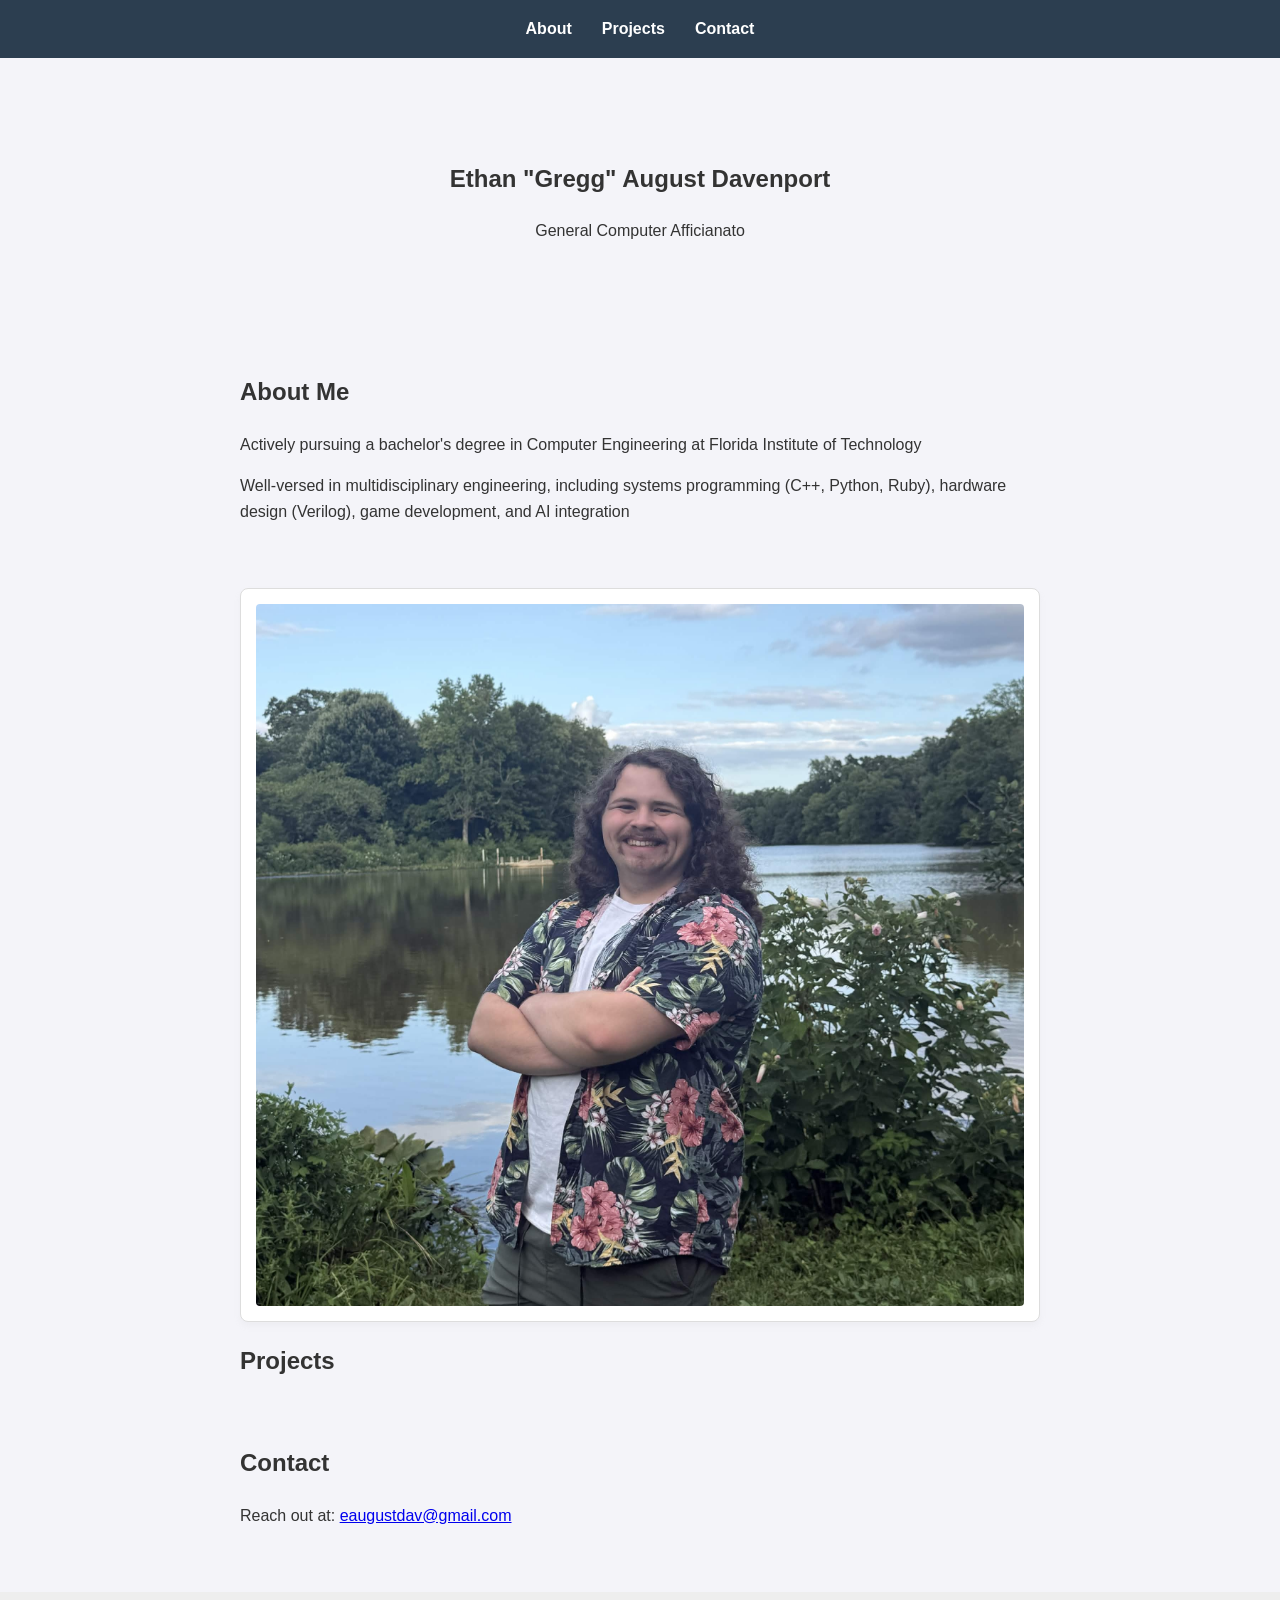
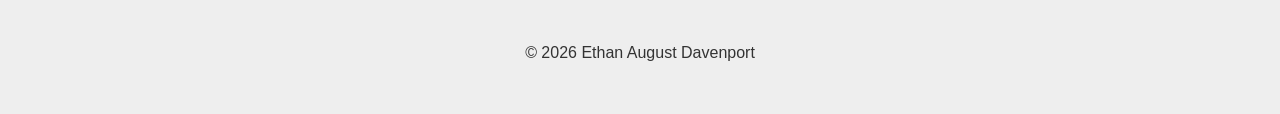
<file: index.html>
<!DOCTYPE html>
<html lang="en">

<head>
    <meta charset="UTF-8">
    <meta name="viewport" content="width=device-width, initial-scale=1.0">
    <title>Ethan August Davenport</title>
    <link rel="stylesheet" href="style.css">
</head>

<body>
    <header>
        <nav>
            <ul>
                <li><a href="#about">About</a></li>
                <li><a href="projects.html">Projects</a></li>
                <li><a href="#contact">Contact</a></li>
            </ul>
        </nav>
    </header>

    <main>
        <section id="hero">
            <h1>Ethan "Gregg" August Davenport</h1>
            <p>General Computer Afficianato</p>
        </section>

        <section id="about">
            <h2>About Me</h2>
            <p>Actively pursuing a bachelor's degree in Computer Engineering at Florida Institute of Technology</p>
            <p>Well-versed in multidisciplinary engineering, including systems programming (C++, Python, Ruby),
                hardware design (Verilog), game development, and AI integration</p>
        </section>
        <div class="gallery-grid">
            <a href="https://www.linkedin.com/in/ethan-davenport-12b978362/" style="text-decoration: none;">
                <div class="asset-card">
                    <img src="images/me.png" alt="Click to see my linkedin">
                </div>
            </a>
        </div>
        <a href="projects.html" style="text-decoration: none; color: inherit;">
            <section id="projects">
                <h2>Projects</h2>
            </section>
        </a>

        <section id="contact">
            <h2>Contact</h2>
            <p>Reach out at: <a href="mailto:eaugustdav@gmail.com">eaugustdav@gmail.com</a></p>
            </nav>
    </main>

    <footer>
        <p>&copy; 2026 Ethan August Davenport</p>
    </footer>
</body>

</html>
</file>
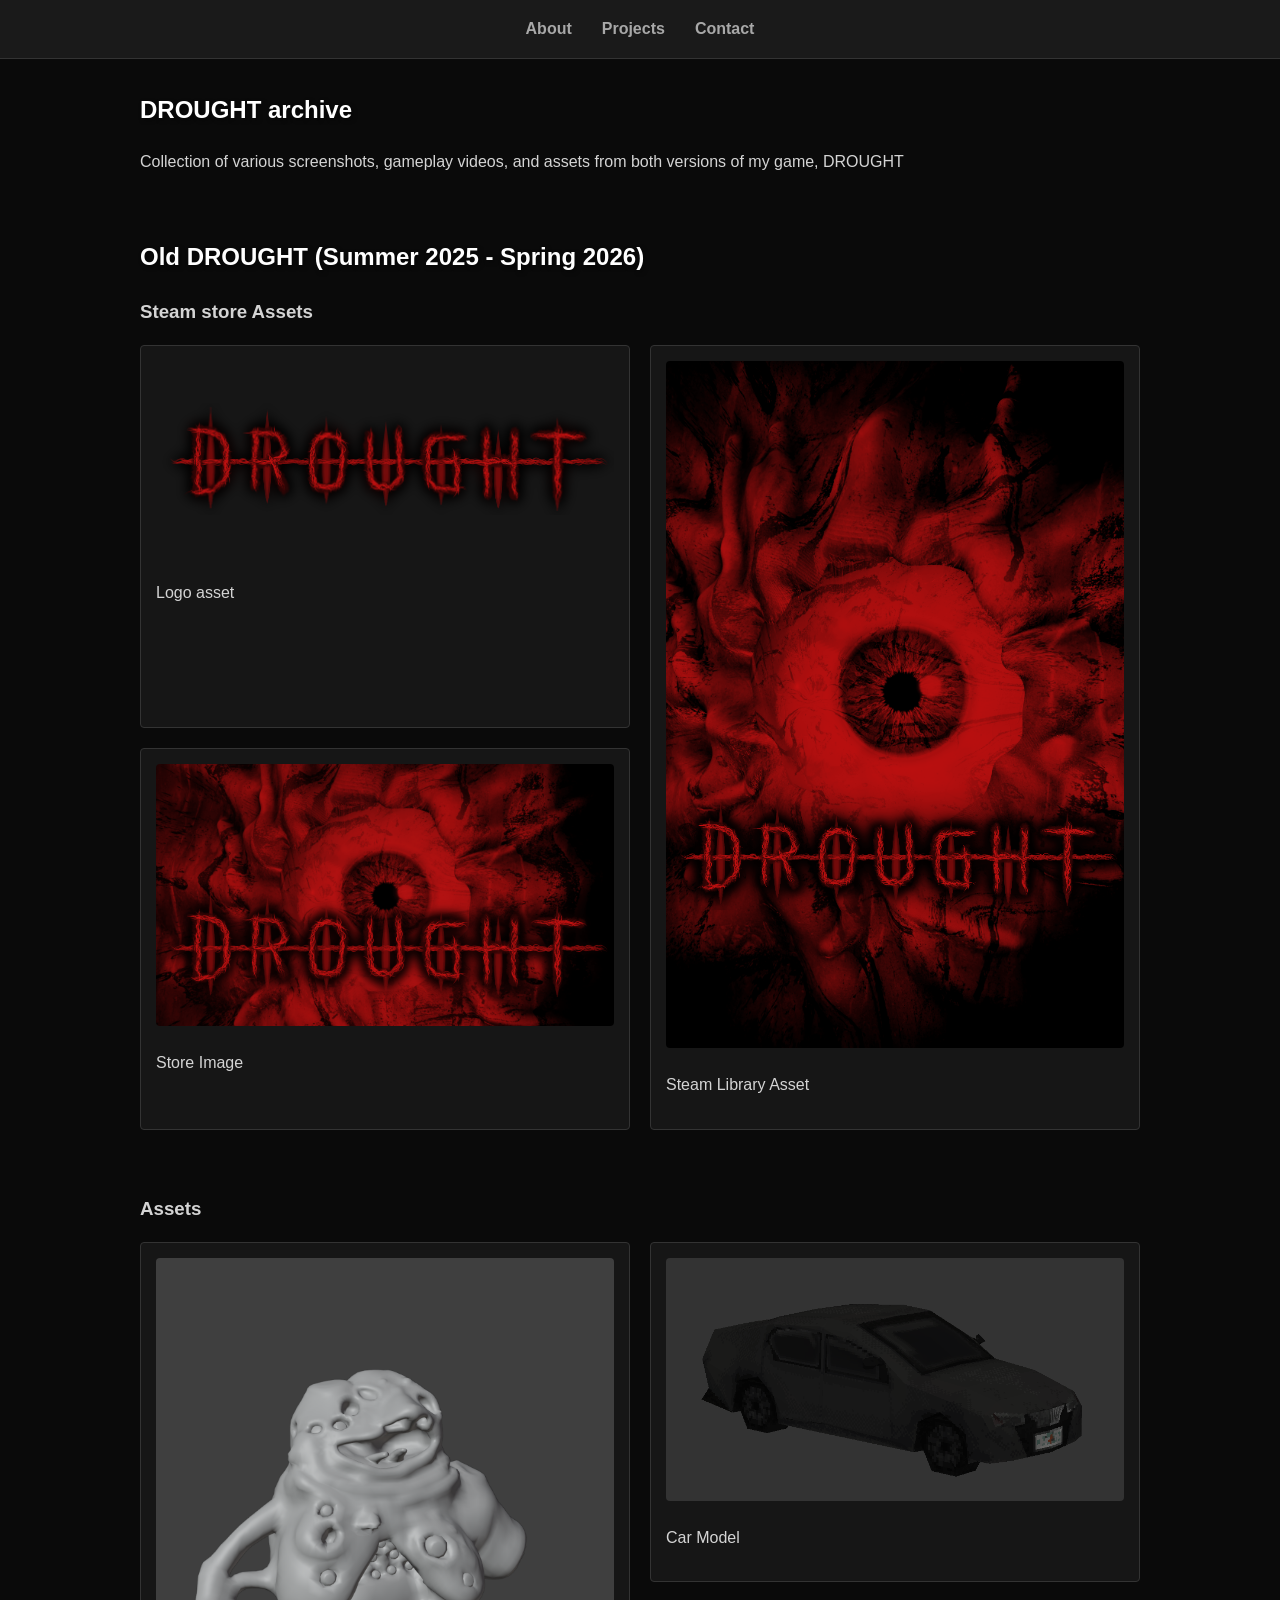
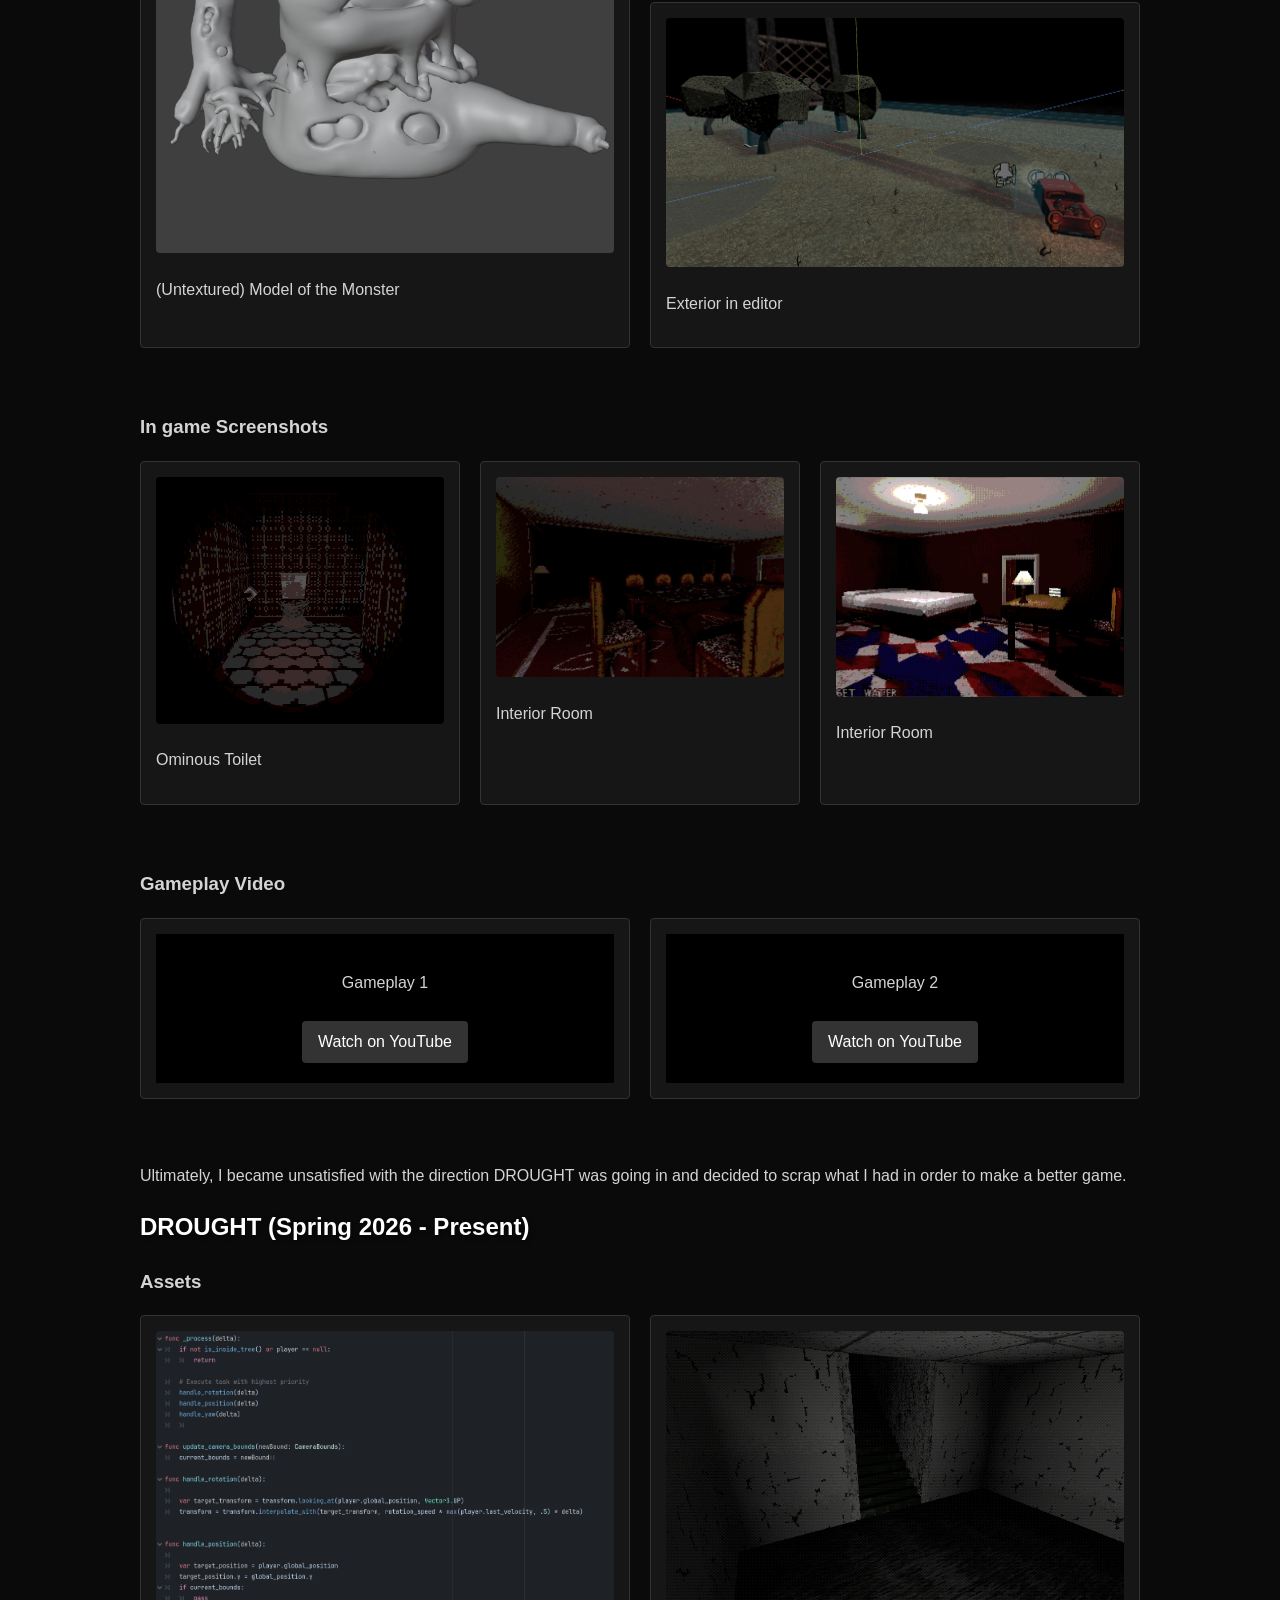
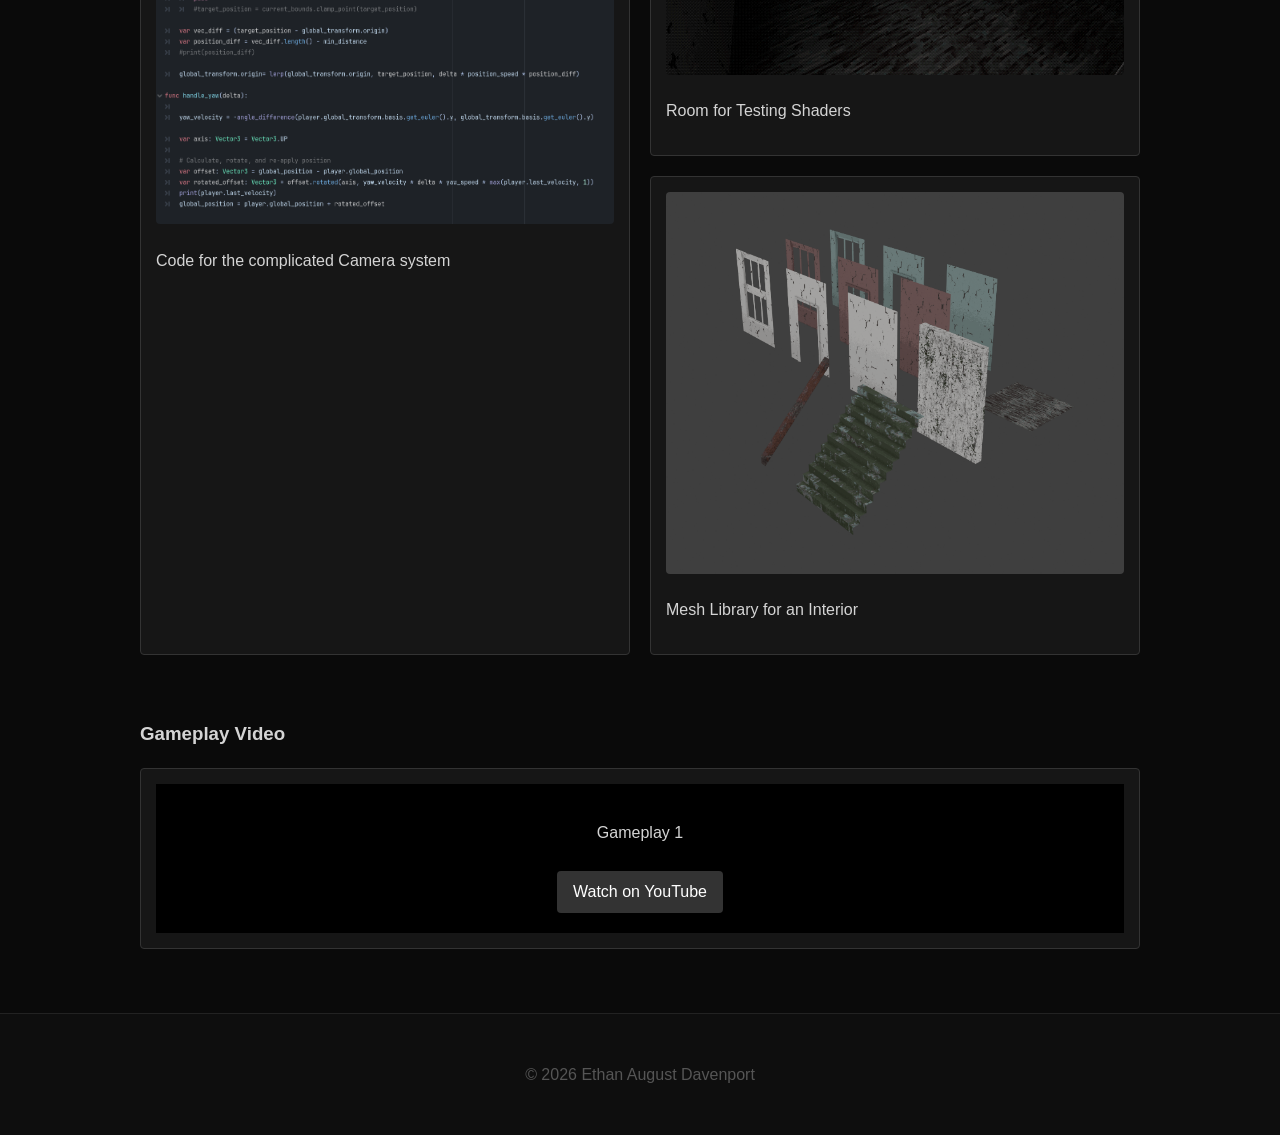
<file: droughtassets.html>
<!DOCTYPE html>
<html lang="en">

<head>
    <meta charset="UTF-8">
    <meta name="viewport" content="width=device-width, initial-scale=1.0">
    <title>DROUGHT - Assets & Media</title>
    <link rel="stylesheet" href="drought_style.css">
</head>

<body>
    <header>
        <nav>
            <ul>
                <li><a href="index.html#about">About</a></li>
                <li><a href="projects.html">Projects</a></li>
                <li><a href="index.html#contact">Contact</a></li>
            </ul>
        </nav>
    </header>

    <main>
        <section id="hero">
            <h1>DROUGHT archive</h1>
            <p>Collection of various screenshots, gameplay videos, and assets from both versions of my game, DROUGHT</p>
        </section>

        <section>
            <h2>Old DROUGHT (Summer 2025 - Spring 2026)</h2>
            <section>
                <h3>Steam store Assets</h3>
                <div class="gallery-grid">
                    <!-- Grouping the smaller ones together to sit in one "slot" of the grid -->
                    <div class="stacked-container">
                        <div class="asset-card">
                            <img src="images/drought_assets/Title.png" alt="(Old) Logo">
                            <p>Logo asset</p>
                        </div>
                        <div class="asset-card">
                            <img src="images/drought_assets/store_main_capsule.png" alt="Store Asset">
                            <p>Store Image</p>
                        </div>
                    </div>
                    <div class="asset-card">
                        <img src="images/drought_assets/capsule_lib.png" alt="Steam Asset">
                        <p>Steam Library Asset</p>
                    </div>
                    <!-- Add more screenshots -->
                </div>
            </section>
            <section>
                <h3>Assets</h3>
                <div class="gallery-grid">
                    <div class="asset-card">
                        <img src="images/drought_assets/monster.png" alt="Monster model">
                        <p>(Untextured) Model of the Monster</p>
                    </div>
                    <div class="stacked-container">
                        <div class="asset-card">
                            <img src="images/drought_assets/car.png" alt="Car Model">
                            <p>Car Model</p>
                        </div>
                        <div class="asset-card">
                            <img src="images/drought_assets/exterior.png" alt="Exterior in editor">
                            <p>Exterior in editor</p>
                        </div>
                    </div>
                </div>
            </section>
            <section>
                <h3>In game Screenshots</h3>
                <div class="gallery-grid">
                    <!-- Grouping the smaller ones together to sit in one "slot" of the grid -->
                    <div class="asset-card">
                        <img src="images/drought_assets/ominous_toilet.png" alt="Ominous Toilet">
                        <p>Ominous Toilet</p>
                    </div>
                    <div class="asset-card">
                        <img src="images/drought_assets/room1.png" alt="Interior Room">
                        <p>Interior Room</p>
                    </div>
                    <div class="asset-card">
                        <img src="images/drought_assets/room2.png" alt="Interior Room">
                        <p>Interior Room</p>
                    </div>
                    <!-- Add more screenshots -->
                </div>
            </section>
            <section>
                <h3>Gameplay Video</h3>
                <div class="gallery-grid">
                    <div class="asset-card">
                        <div style="background:#000; padding: 20px; text-align: center;">
                            <p>Gameplay 1</p>
                            <a href="https://youtu.be/1Rbu1Kcw7D0" class="btn">Watch on
                                YouTube</a>
                        </div>
                    </div>
                    <div class="asset-card">
                        <div style="background:#000; padding: 20px; text-align: center;">
                            <p>Gameplay 2</p>
                            <a href="https://youtu.be/WdLWpSOqdMg" class="btn">Watch on
                                YouTube</a>
                        </div>
                    </div>
                </div>
            </section>
        </section>

        <section>
            <p>Ultimately, I became unsatisfied with the direction DROUGHT was going in and decided to scrap what I had
                in order to make a better game.</p>
            <section>

                <section>
                    <h2>DROUGHT (Spring 2026 - Present)</h2>
                    <section>
                        <h3>Assets</h3>
                        <div class="gallery-grid">
                            <div class="asset-card">
                                <img src="images/drought_assets/camera_script.png" alt="Camera Script">
                                <p>Code for the complicated Camera system</p>
                            </div>
                            <div class="stacked-container">
                                <div class="asset-card">
                                    <img src="images/drought_assets/shader_test.png" alt="Shader Test Room">
                                    <p>Room for Testing Shaders</p>
                                </div>
                                <div class="asset-card">
                                    <img src="images/drought_assets/meshlib.png" alt="Mesh Library">
                                    <p>Mesh Library for an Interior</p>
                                </div>
                            </div>
                        </div>
                    </section>
                    <section>
                        <h3>Gameplay Video</h3>
                        <div class="gallery-grid">
                            <div class="asset-card">
                                <div style="background:#000; padding: 20px; text-align: center;">
                                    <p>Gameplay 1</p>
                                    <a href="https://youtu.be/EMwTiMucHSM" class="btn">Watch on YouTube</a>
                                </div>
                            </div>
                        </div>
                    </section>
                </section>
            </section>
        </section>
    </main>

    <footer>
        <p>&copy; 2026 Ethan August Davenport</p>
    </footer>
</body>

</html>
</file>
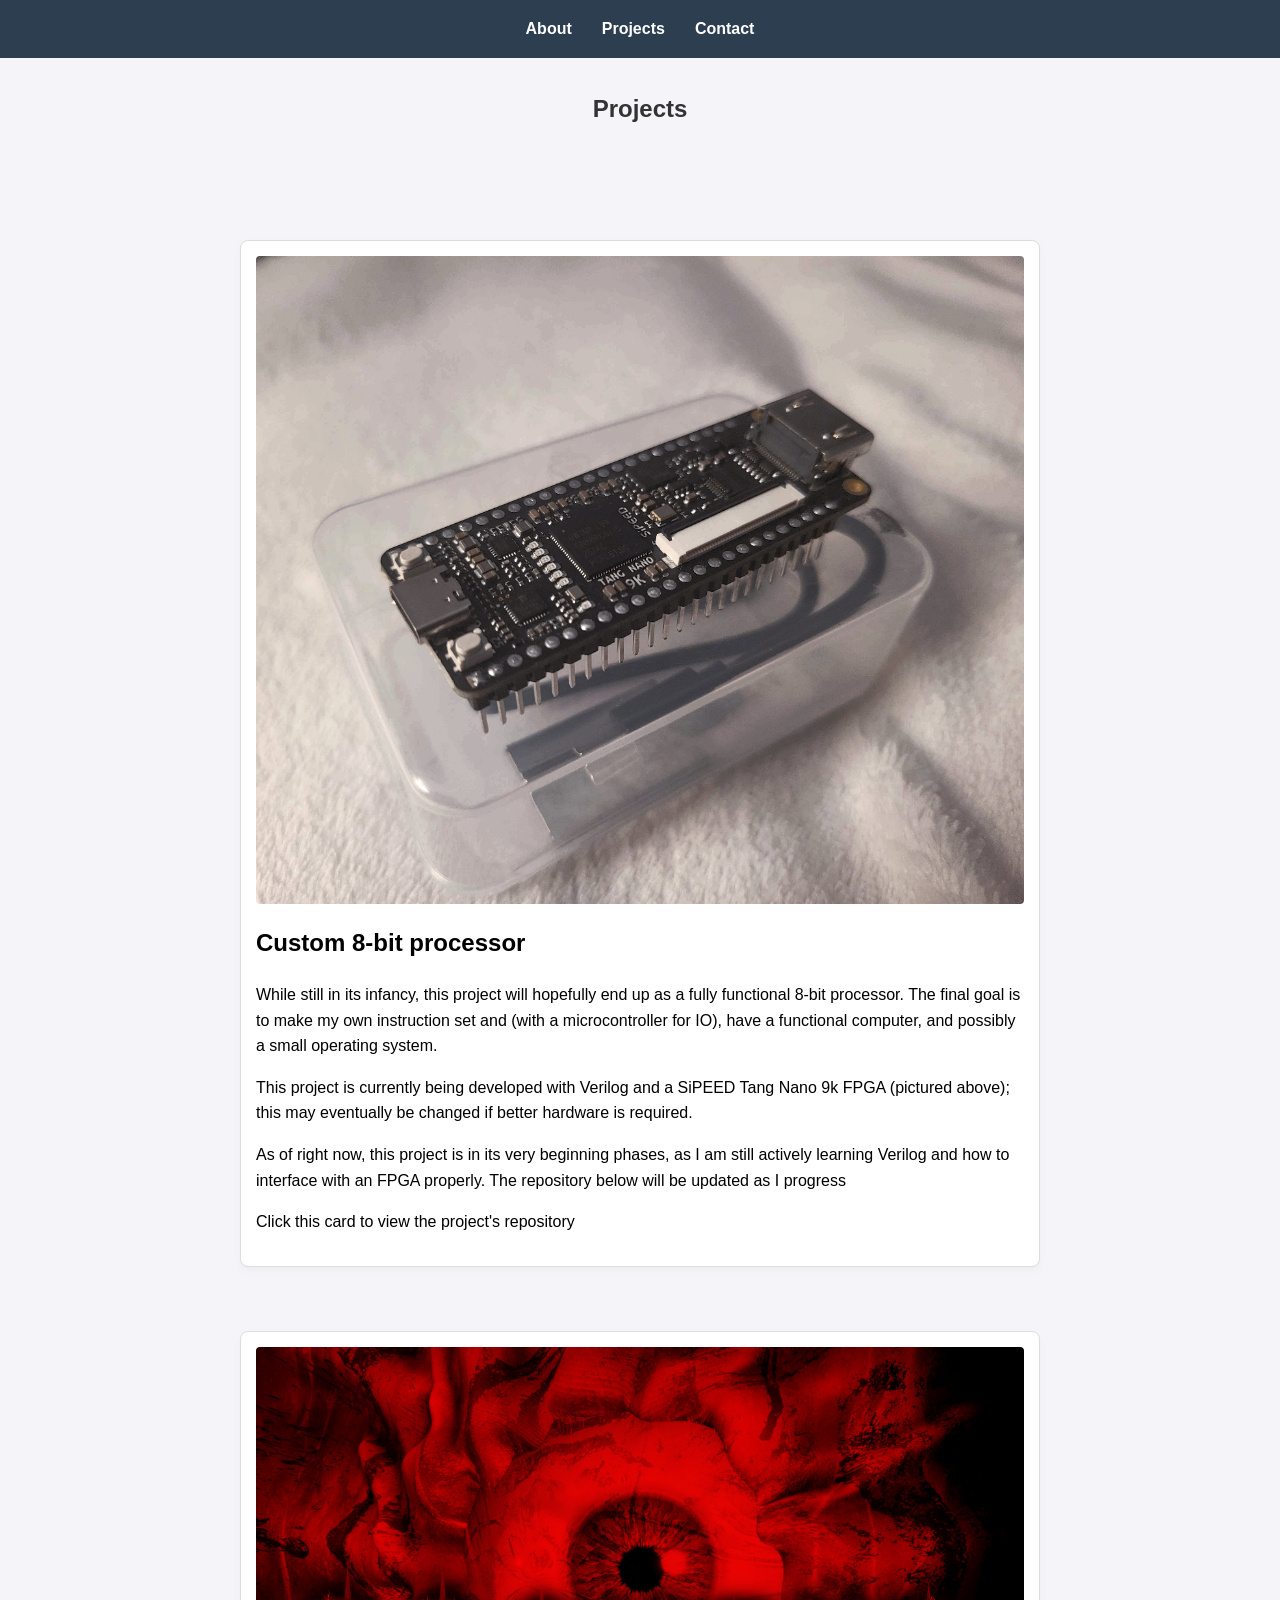
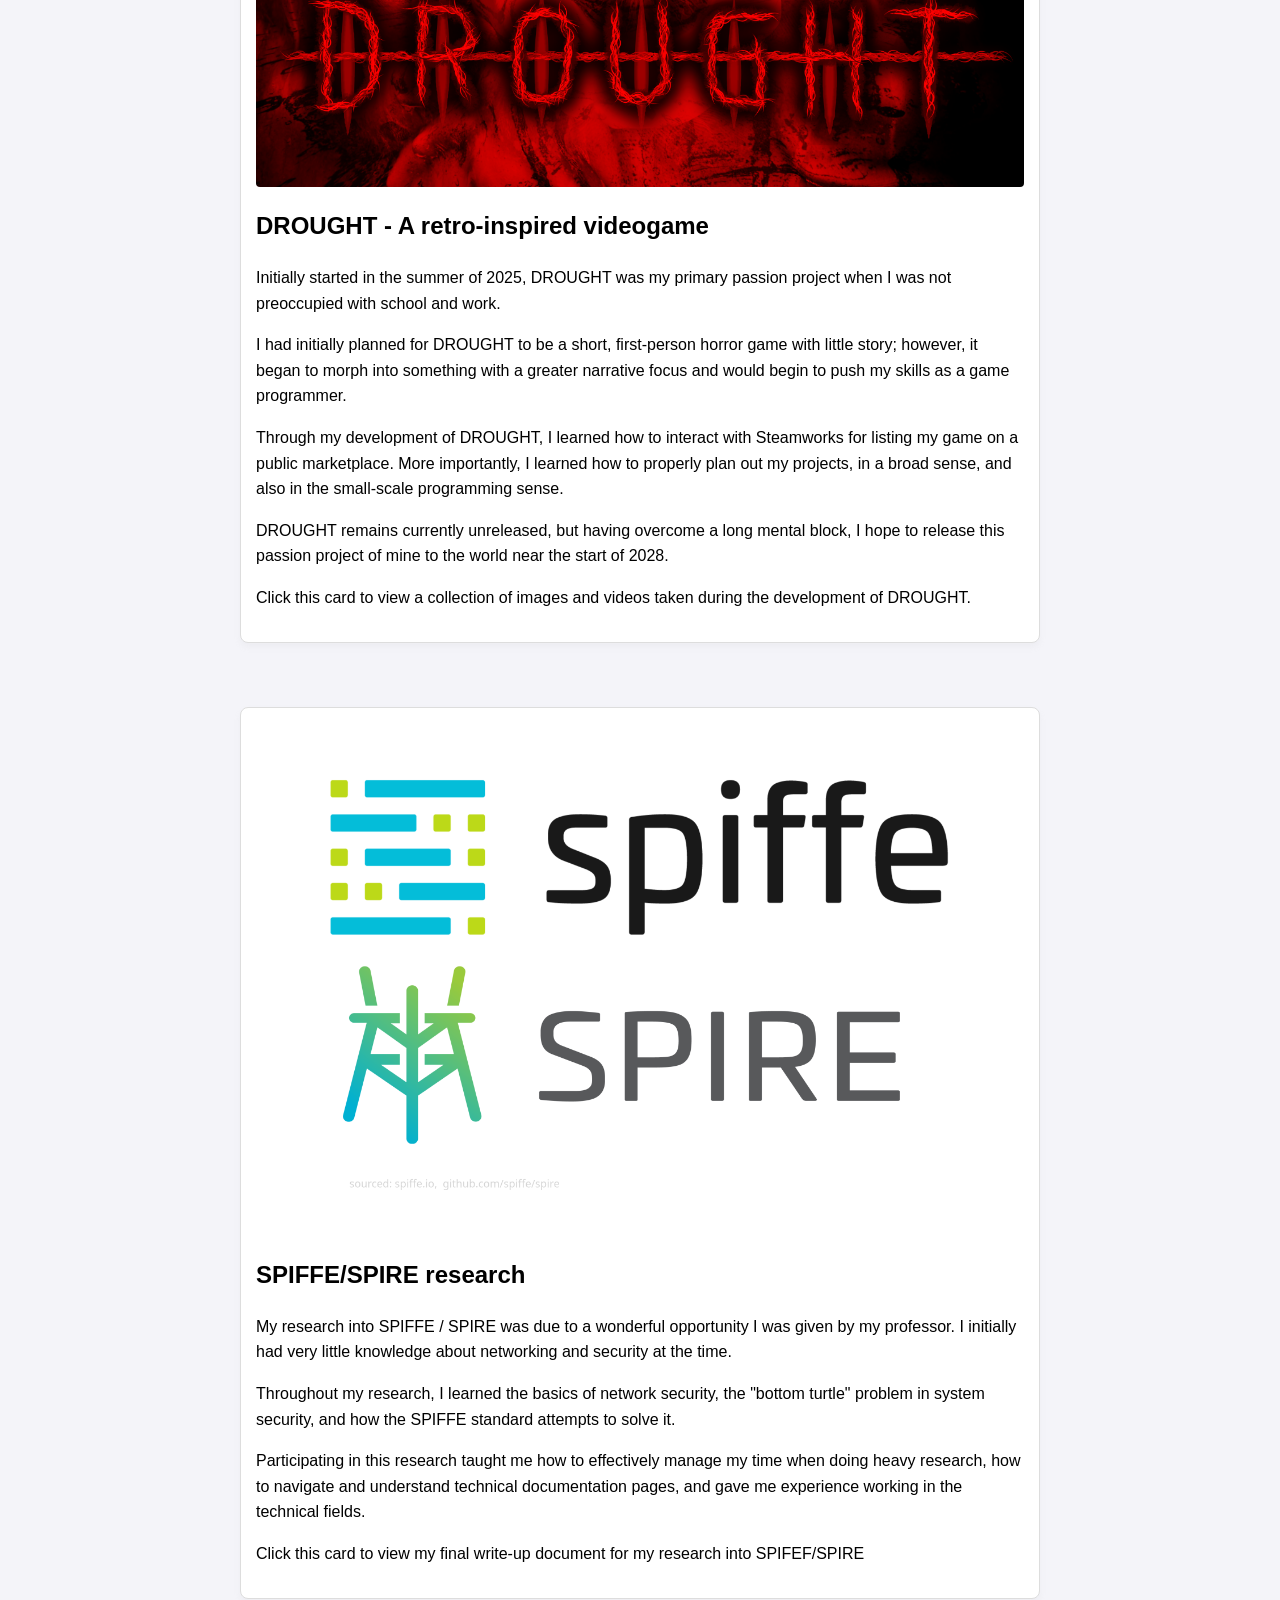
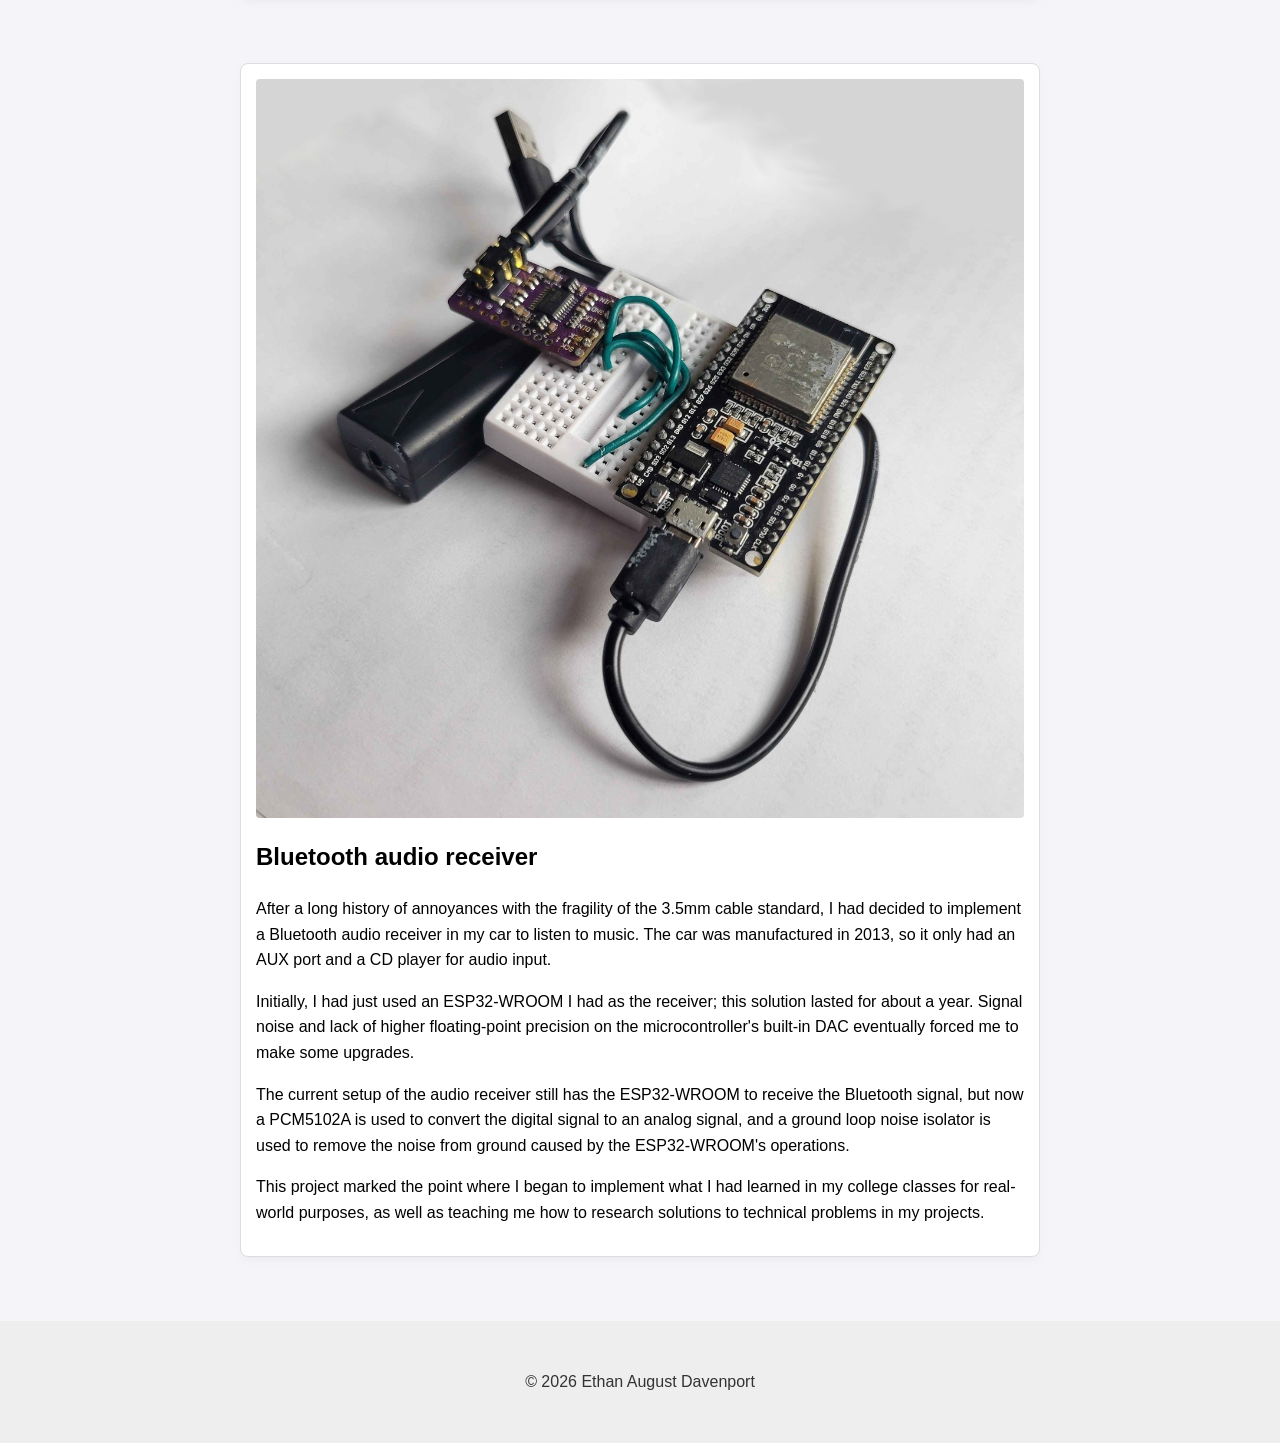
<file: projects.html>
<!DOCTYPE html>
<html lang="en">

<head>
    <meta charset="UTF-8">
    <meta name="viewport" content="width=device-width, initial-scale=1.0">
    <title>Ethan August Davenport</title>
    <link rel="stylesheet" href="style.css">
</head>

<body>
    <header>
        <nav>
            <ul>
                <li><a href="index.html#about">About</a></li>
                <li><a href="projects.html">Projects</a></li>
                <li><a href="index.html#contact">Contact</a></li>
            </ul>
        </nav>
    </header>

    <main>
        <section class="projects-container">
            <h1 style="text-align: center; margin-bottom: 3rem;">Projects</h1>
            <div class="gallery-grid">
                <section id="Processor"></section>
                <a href="https://github.com/GreggAug/GR8GG" style="text-decoration: none;color: black;">
                    <div class="asset-card">
                        <img src="images/img_fpga.png" alt="8-Bit processor">
                        <h2>Custom 8-bit processor</h2>
                        <p>While still in its infancy, this project will hopefully end up as a fully functional 8-bit
                            processor. The final goal is to make my own instruction set and (with a microcontroller for
                            IO), have a functional computer, and possibly a small operating system.</p>
                        <p>This project is currently being developed with Verilog and a SiPEED Tang Nano 9k FPGA
                            (pictured above); this may eventually be changed if better hardware is required.
                        </p>
                        <p>As of right now, this project is in its very beginning phases, as I am still actively
                            learning Verilog and how to interface with an FPGA properly. The repository below will be
                            updated as I progress
                        </p>
                        <p>Click this card to view the project's repository</p>
                    </div>
                </a>
                <section id="DROUGHT Game"></section>
                <a href="droughtassets.html" style="text-decoration: none;color: black;">
                    <div class="asset-card">
                        <img src="images/img_drought.png" alt="DROUGHT">
                        <h2>DROUGHT - A retro-inspired videogame</h2>
                        <p>Initially started in the summer of 2025, DROUGHT was my primary passion project when I was
                            not preoccupied with school and work.</p>
                        <p>I had initially planned for DROUGHT to be a short, first-person horror game with little
                            story; however, it began to morph into something with a greater narrative focus and would
                            begin to push my skills as a game programmer.</p>
                        <p>Through my development of DROUGHT, I learned how to interact with Steamworks for listing my
                            game on a public marketplace. More importantly, I learned how to properly plan out my
                            projects, in a broad sense, and also in the small-scale programming sense.</p>
                        <p>DROUGHT remains currently unreleased, but having overcome a long mental block, I hope to
                            release this passion project of mine to the world near the start of 2028.</p>
                        <p></p>
                        <p>Click this card to view a collection of images and videos taken during the development of
                            DROUGHT.</p>
                    </div>
                </a>
                <section id="SPIFFE SPIRE research"></section>
                <a href="docs/SPIFFE_SPIRE Writeup.pdf" style="text-decoration: none;color: black;">
                    <div class="asset-card">
                        <img src="images/spiffe-spire.png" alt="SPIFFE & SPIRE logo">
                        <h2>SPIFFE/SPIRE research</h2>
                        <p>My research into SPIFFE / SPIRE was due to a wonderful opportunity I was given by my
                            professor. I initially had very little knowledge about networking and security at the time.
                        </p>
                        <p>Throughout my research, I learned the basics of network security, the "bottom turtle" problem
                            in system security, and how the SPIFFE standard attempts to solve it.</p>
                        <p>Participating in this research taught me how to effectively manage my time when doing heavy
                            research, how to navigate and understand technical documentation pages, and gave me
                            experience working in the technical fields.</p>
                        <p>Click this card to view my final write-up document for my research into SPIFEF/SPIRE</p>
                    </div>
                </a>
                <section id="Audio Reciever"></section>
                <a href="projects.html#Audio Reciever" style="text-decoration: none;color: black;">
                    <div class="asset-card">
                        <img src="images/audioi.jpg" alt="Audio Reciever">
                        <h2>Bluetooth audio receiver</h2>
                        <p>After a long history of annoyances with the fragility of the 3.5mm cable standard, I had
                            decided to implement a Bluetooth audio receiver in my car to listen to music. The car was
                            manufactured in 2013, so it only had an AUX port and a CD player for audio input.</p>
                        <p>Initially, I had just used an ESP32-WROOM I had as the receiver; this solution lasted for
                            about a year. Signal noise and lack of higher floating-point precision on the
                            microcontroller's built-in DAC eventually forced me to make some upgrades.</p>
                        <p>The current setup of the audio receiver still has the ESP32-WROOM to receive the Bluetooth
                            signal, but now a PCM5102A is used to convert the digital signal to an analog signal, and a
                            ground loop noise isolator is used to remove the noise from ground caused by the
                            ESP32-WROOM's operations.</p>
                        <p>This project marked the point where I began to implement what I had learned in my college
                            classes for real-world purposes, as well as teaching me how to research solutions to
                            technical problems in my projects.</p>
                    </div>
                </a>
            </div>

            </div>
            </div>
        </section>
    </main>

    <footer>
        <p>&copy; 2026 Ethan August Davenport</p>
    </footer>
</body>

</html>
</file>
<file: style.css>
body {
    font-family: 'Segoe UI', Tahoma, Geneva, Verdana, sans-serif;
    line-height: 1.6;
    margin: 0;
    padding: 0;
    background-color: #f4f4f9;
    color: #333;
}

header {
    background: #2c3e50;
    color: white;
    padding: 1rem 0;
    position: sticky;
    top: 0;
    z-index: 1000; /* Ensure header stays on top of other elements */
}

nav ul {
    display: flex;
    justify-content: center;
    list-style: none;
    margin: 0;
    padding: 0;
}

nav ul li {
    margin: 0 15px;
}

nav a {
    color: white;
    text-decoration: none;
    font-weight: bold;
}

main {
    max-width: 800px;
    margin: 2rem auto;
    padding: 0 1rem;
}

section {
    margin-bottom: 4rem;
}

#hero {
    text-align: center;
    padding: 50px 0;
}

section {
    margin-bottom: 4rem;
}

/* Integrated Gallery Grid System from drought_style.css adapted for light theme */
.gallery-grid {
    display: grid;
    grid-template-columns: (auto-fit, minmax(300px, 1fr));
    align-items: stretch;
    margin: 0 auto; /* This centers the grid horizontally */
    justify-content: center; /* Ensures content inside cells is centered if they don't fill the row */
}

.asset-card {
    background: white;
    border: 1px solid #ddd;
    padding: 15px;
    border-radius: 8px;
    box-shadow: 0 4px 6px rgba(185, 185, 185, 0.1);
    transition: transform 0.3s ease;
}

.asset-card:hover {
    transform: translateY(-5px);
    border-color: #ccc;
}

.asset-card img {
    width: 100%;
    height: auto;
    border-radius: 4px;
    display: block;
}

/* Add specific styling for images within project cards to ensure they are responsive */
.project-card img {
    max-width: 100%;
    height: auto;
    display: block;
    margin: 0 auto;
}

footer {
    text-align: center;
    padding: 2rem;
    background: #eee;
    margin-top: 2rem;
}
</file>
<file: drought_style.css>
body {
    font-family: 'Segoe UI', Tahoma, Geneva, Verdana, sans-serif;
    line-height: 1.6;
    margin: 0;
    padding: 0;
    background-color: #0a0a0a; /* Very dark background */
    color: #d4d4d4; /* Muted gray text */
}

header {
    background: #1a1a1a;
    border-bottom: 1px solid #333;
    color: #ffffff;
    padding: 1rem 0;
    position: sticky;
    top: 0;
    z-index: 1000; /* Ensure header stays on top of other elements */
}

nav ul {
    display: flex;
    justify-content: center;
    list-style: none;
    margin: 0;
    padding: 0;
}

nav ul li {
    margin: 0 15px;
}

nav a {
    color: #a8a8a8;
    text-decoration: none;
    font-weight: bold;
    transition: color 0.3s;
}

nav a:hover {
    color: #ff4d4d; /* Subtle dark red hover */
}

main {
    max-width: 1000px;
    margin: 2rem auto;
    padding: 0 1rem;
}

h1, h2 {
    color: #ffffff;
    text-shadow: 2px 2px 4px rgba(0,0,0,0.5);
}

section {
    margin-bottom: 4rem;
}

.gallery-grid {
    display: grid;
    grid-template-columns: repeat(auto-fit, minmax(300px, 1fr));
    gap: 20px;
    align-items: stretch;
}

/* New class to handle the stacked layout */
.stacked-container {
    display: flex;
    flex-direction: column;
    gap: 20px; /* Space between the two stacked cards */
    justify-content: center;
}

.asset-card {
    background: #161616;
    border: 1px solid #333;
    padding: 15px;
    border-radius: 4px;
    transition: transform 0.3s ease;
    flex: 1; /* Ensures both stacked cards share the height of the container equally */
}

.asset-card:hover {
    transform: translateY(-5px);
    border-color: #666;
}

.asset-card img {
    width: 100%;
    height: auto;
    border-radius: 4px;
    filter: grayscale(30%);
    transition: filter 0.5s;
}

.asset-card img:hover {
    filter: grayscale(0%);
}

.btn {
    display: inline-block;
    margin-top: 10px;
    padding: 8px 16px;
    background: #333;
    color: #fff;
    text-decoration: none;
    border-radius: 4px;
}

.btn:hover {
    background: #ff4d4d;
}

footer {
    text-align: center;
    padding: 2rem;
    background: #0e0e0e;
    color: #555;
    border-top: 1px solid #222;
}
</file>
